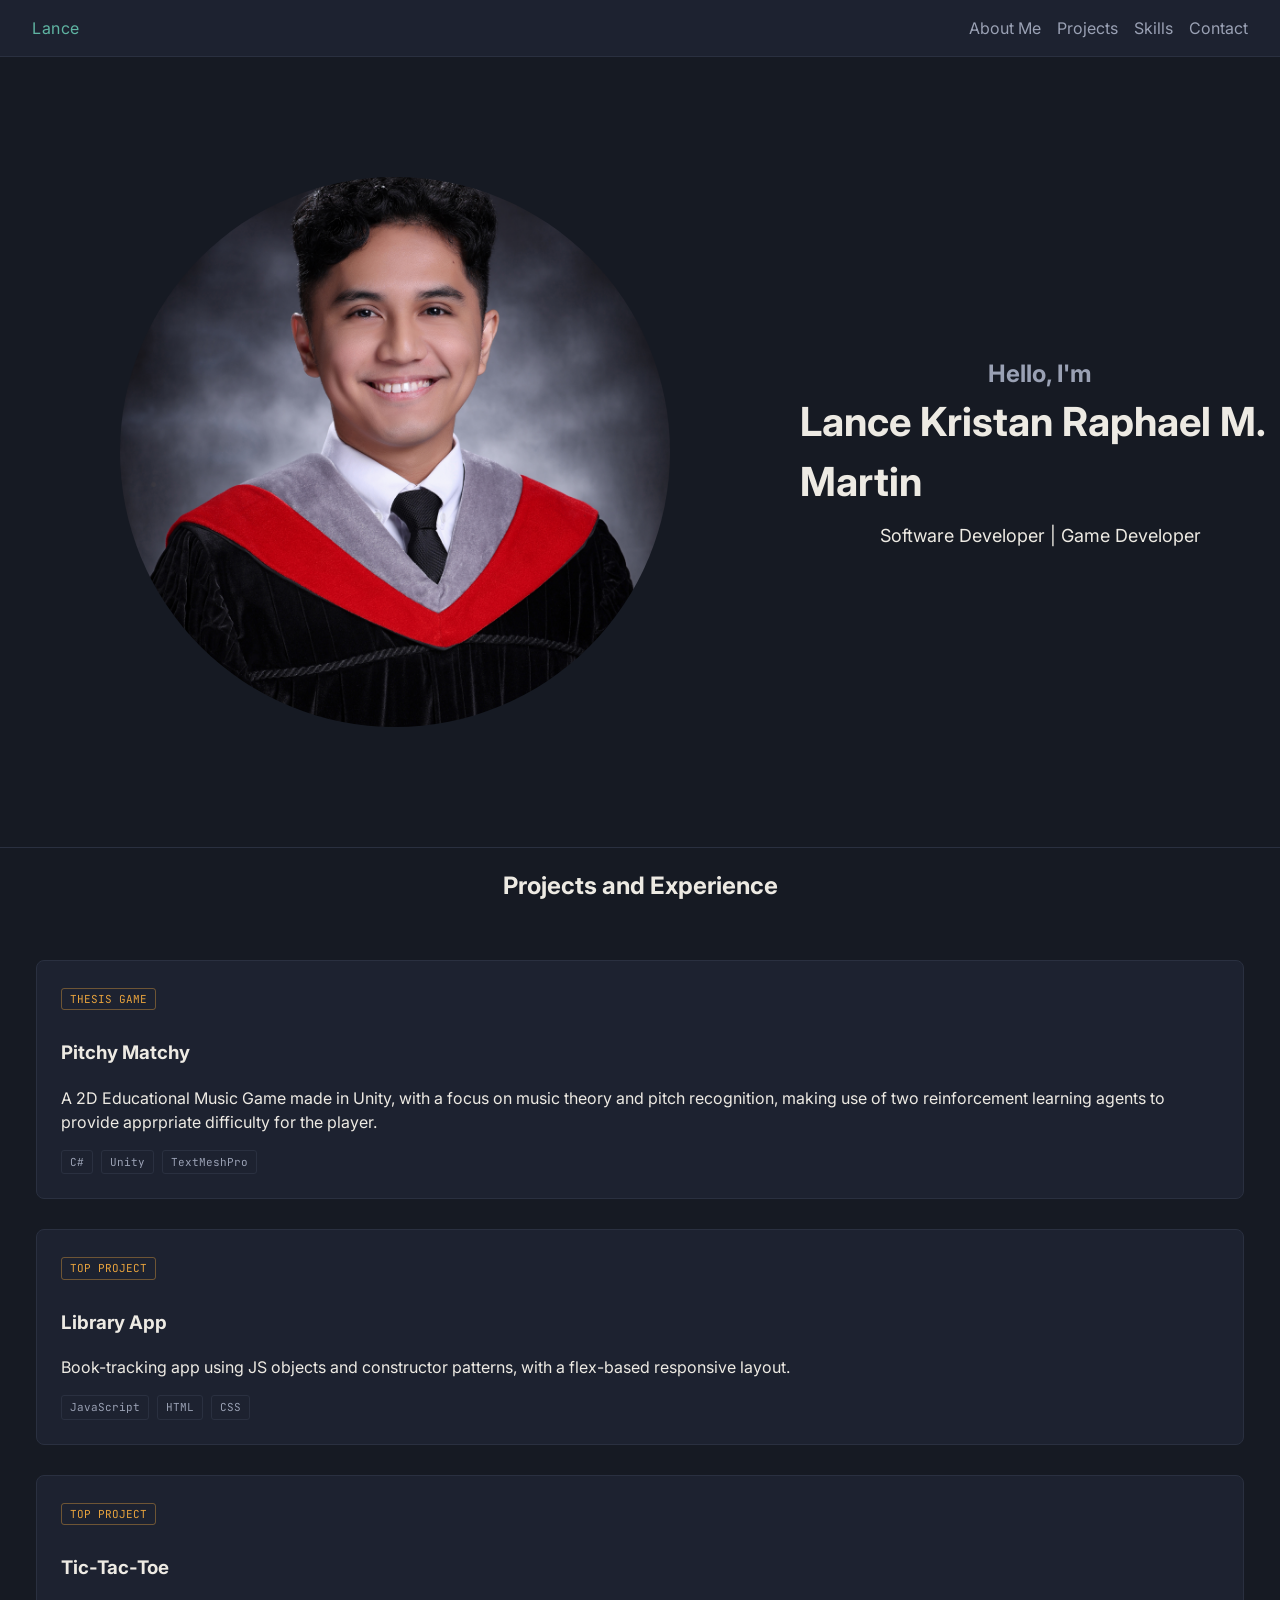
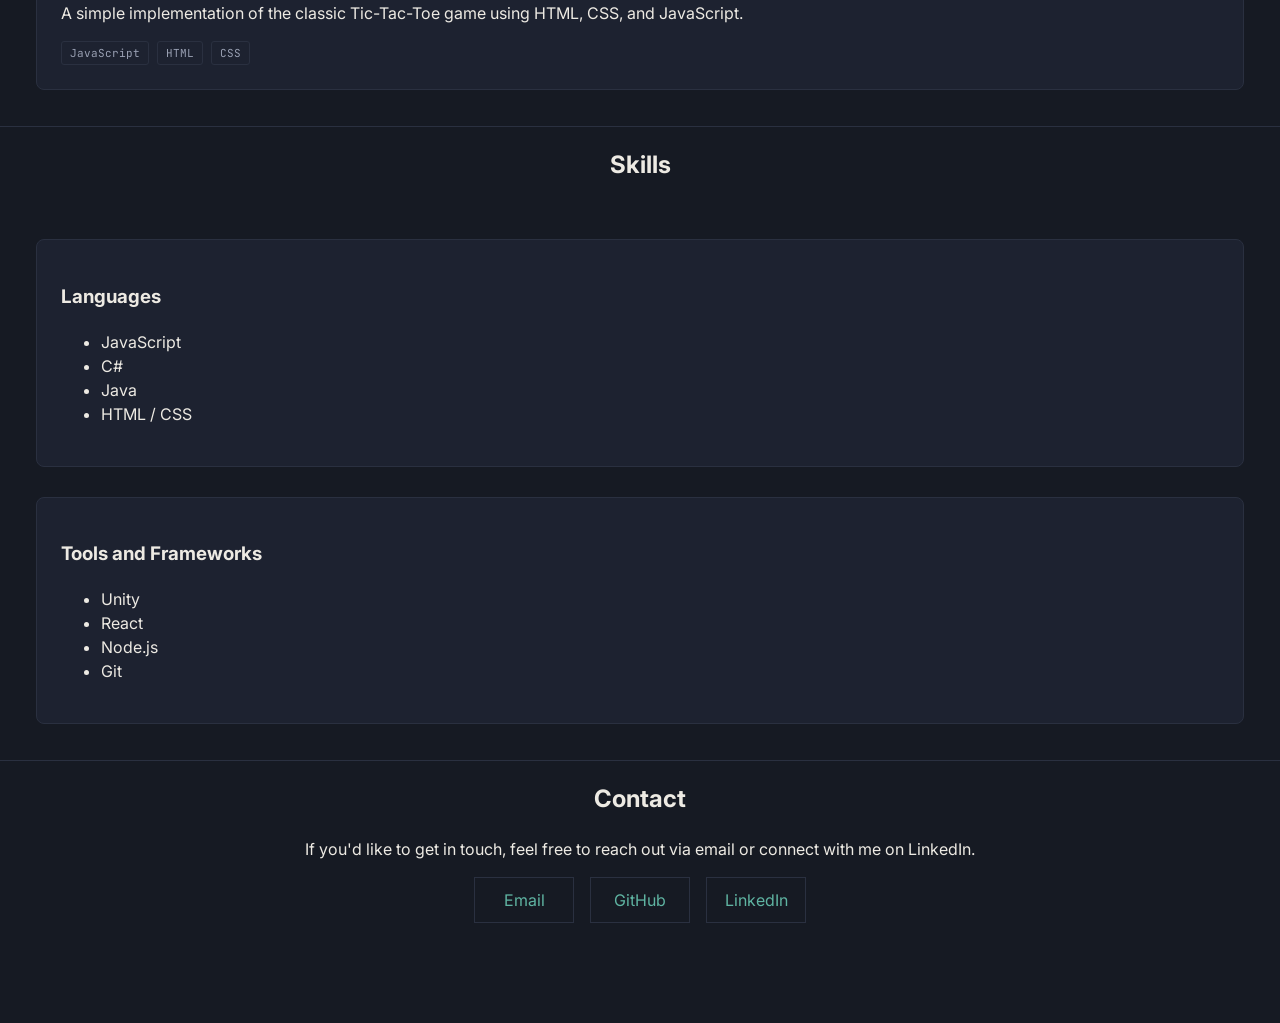
<file: index.html>
<!doctype html>
<html lang="en">
  <head>
    <meta charset="UTF-8" />
    <title>Portfolio Mockup — Lance</title>
    <link rel="stylesheet" href="styles.css" />
  </head>
  <body>
    <nav>
      <span class="name">Lance</span>
      <div class="top-links">
        <a href="#about">About Me</a>
        <a href="#projects">Projects</a>
        <a href="#skills">Skills</a>
        <a href="#contact">Contact</a>
      </div>
    </nav>

    <section class="info" id="about">
      <img
        src="images/toga-pic.jpg"
        alt="Profile Picture"
        class="profile-pic"
      />
      <div class="intro-text">
        <h1 class="small-text">Hello, I'm</h1>
        <h2 class="large-text">Lance Kristan Raphael M. Martin</h2>
        <p class="medium-text">Software Developer | Game Developer</p>
      </div>
    </section>

    <section class="projects" id="projects">
      <h2>Projects and Experience</h2>
      <div class="project-list">
        <div class="project-item">
          <span class="tag">THESIS GAME</span>
          <h3>Pitchy Matchy</h3>
          <p>
            A 2D Educational Music Game made in Unity, with a 
            focus on music theory and pitch recognition, making use of two 
            reinforcement learning agents to provide apprpriate difficulty for the player.
          </p>
          <div class="stack">
            <span>C#</span>
            <span>Unity</span>
            <span>TextMeshPro</span>
          </div>
        </div>
        <div class="project-item">
          <span class="tag">TOP PROJECT</span>
          <h3>Library App</h3>
          <p>
            Book-tracking app using JS objects and constructor patterns, with a
            flex-based responsive layout.
          </p>
          <div class="stack">
            <span>JavaScript</span>
            <span>HTML</span>
            <span>CSS</span>
          </div>
        </div>
        <div class="project-item">
          <span class="tag">TOP PROJECT</span>
          <h3>Tic-Tac-Toe</h3>
          <p>
            A simple implementation of the classic Tic-Tac-Toe game using HTML, CSS, and JavaScript.
          </p>
          <div class="stack">
            <span>JavaScript</span>
            <span>HTML</span>
            <span>CSS</span>
          </div>
        </div>
        <!-- Add more project items as needed -->
      </div>
    </section>

    <section class="skills" id="skills">
      <h2>Skills</h2>
      <div class="skill-list">
        <div class="skill-item">
          <h3>Languages</h3>
          <ul>
            <li>JavaScript</li>
            <li>C#</li>
            <li>Java</li>
            <li>HTML / CSS</li>
          </ul>
        </div>
        <div class="skill-item">
          <h3>Tools and Frameworks</h3>
          <ul>
            <li>Unity</li>
            <li>React</li>
            <li>Node.js</li>
            <li>Git</li>
          </ul>
        </div>
      </div>
      <!-- Add more skill items as needed -->
    </section>

    <section class="contact" id="contact">
      <h2>Contact</h2>
      <p class="contact-text">
        If you'd like to get in touch, feel free to reach out via email or
        connect with me on LinkedIn.
      </p>
      <div class="socials">
        <a href="mailto:lancekristanmartin@gmail.com">Email</a>
        <a href="https://github.com/Lance-2">GitHub</a>
        <a href="https://www.linkedin.com/in/lance-martin285/">LinkedIn</a>
      </div>
    </section>
  </body>
</html>
</file>
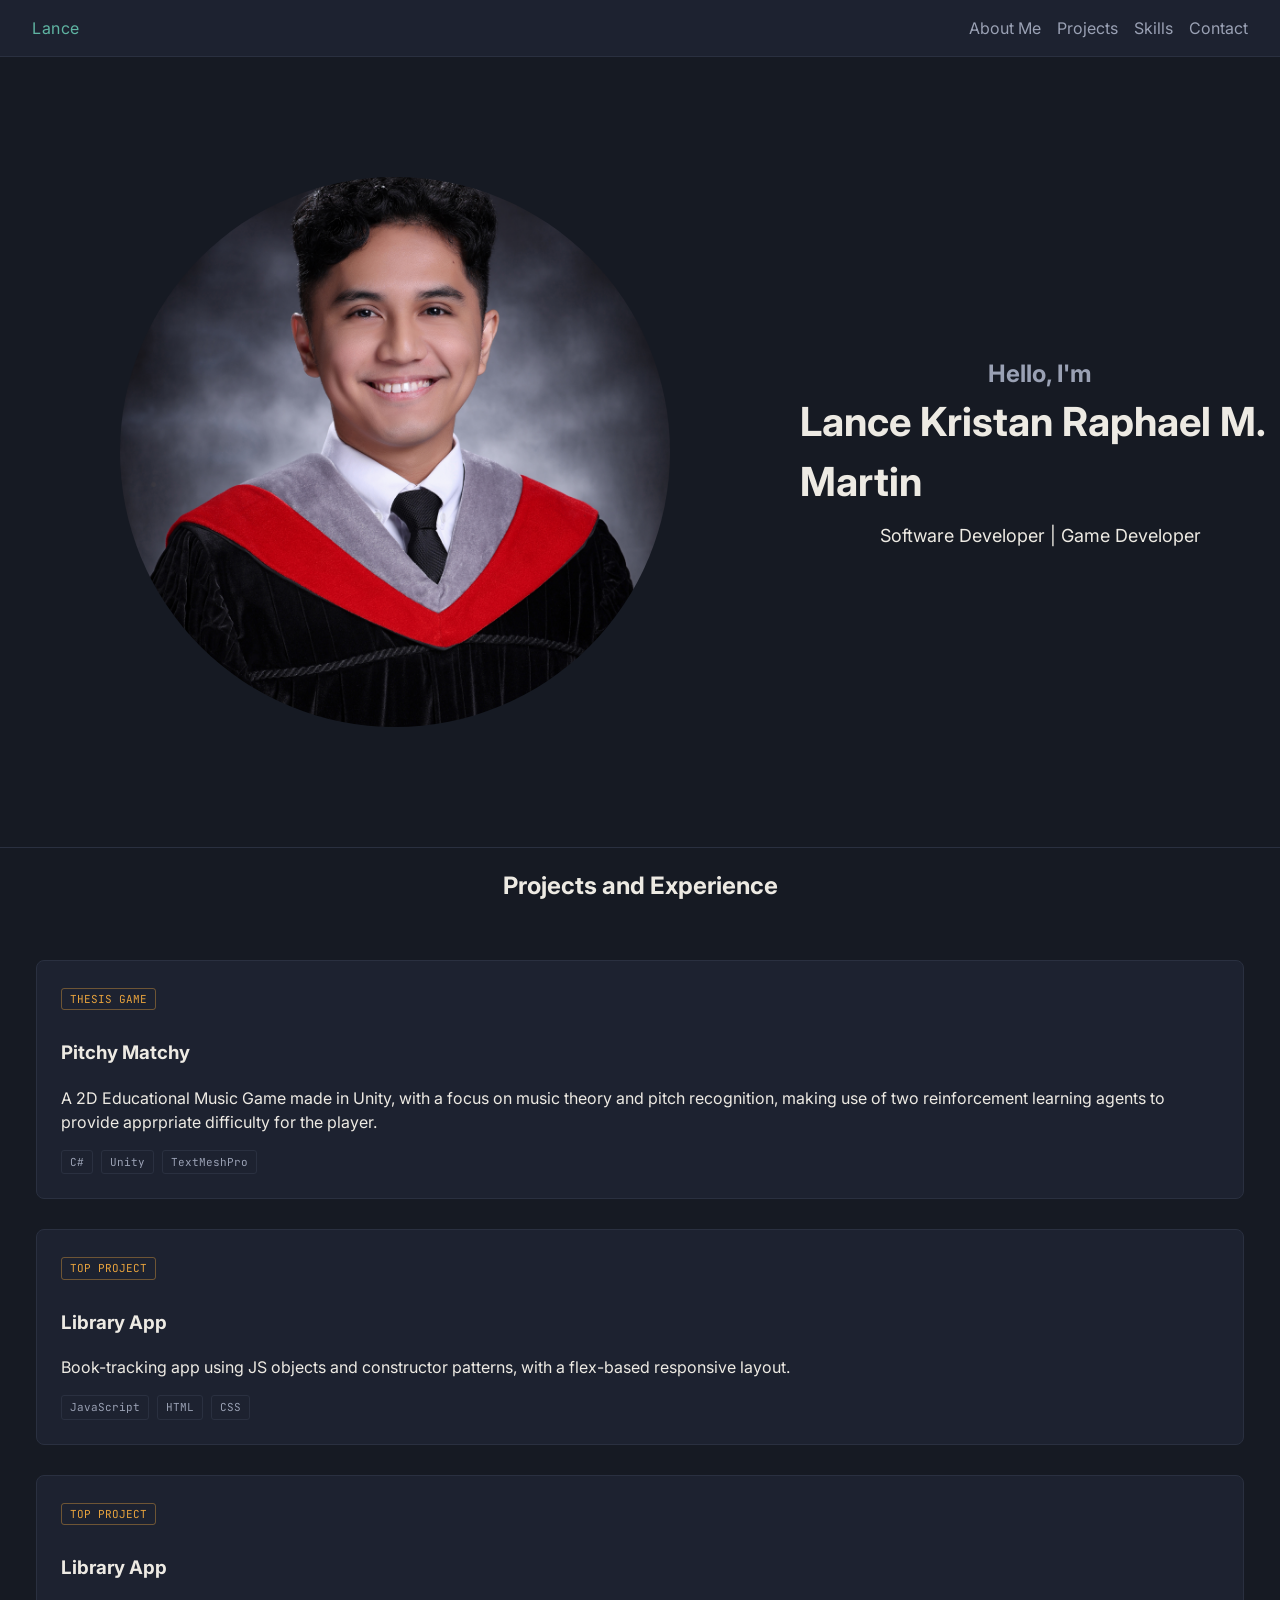
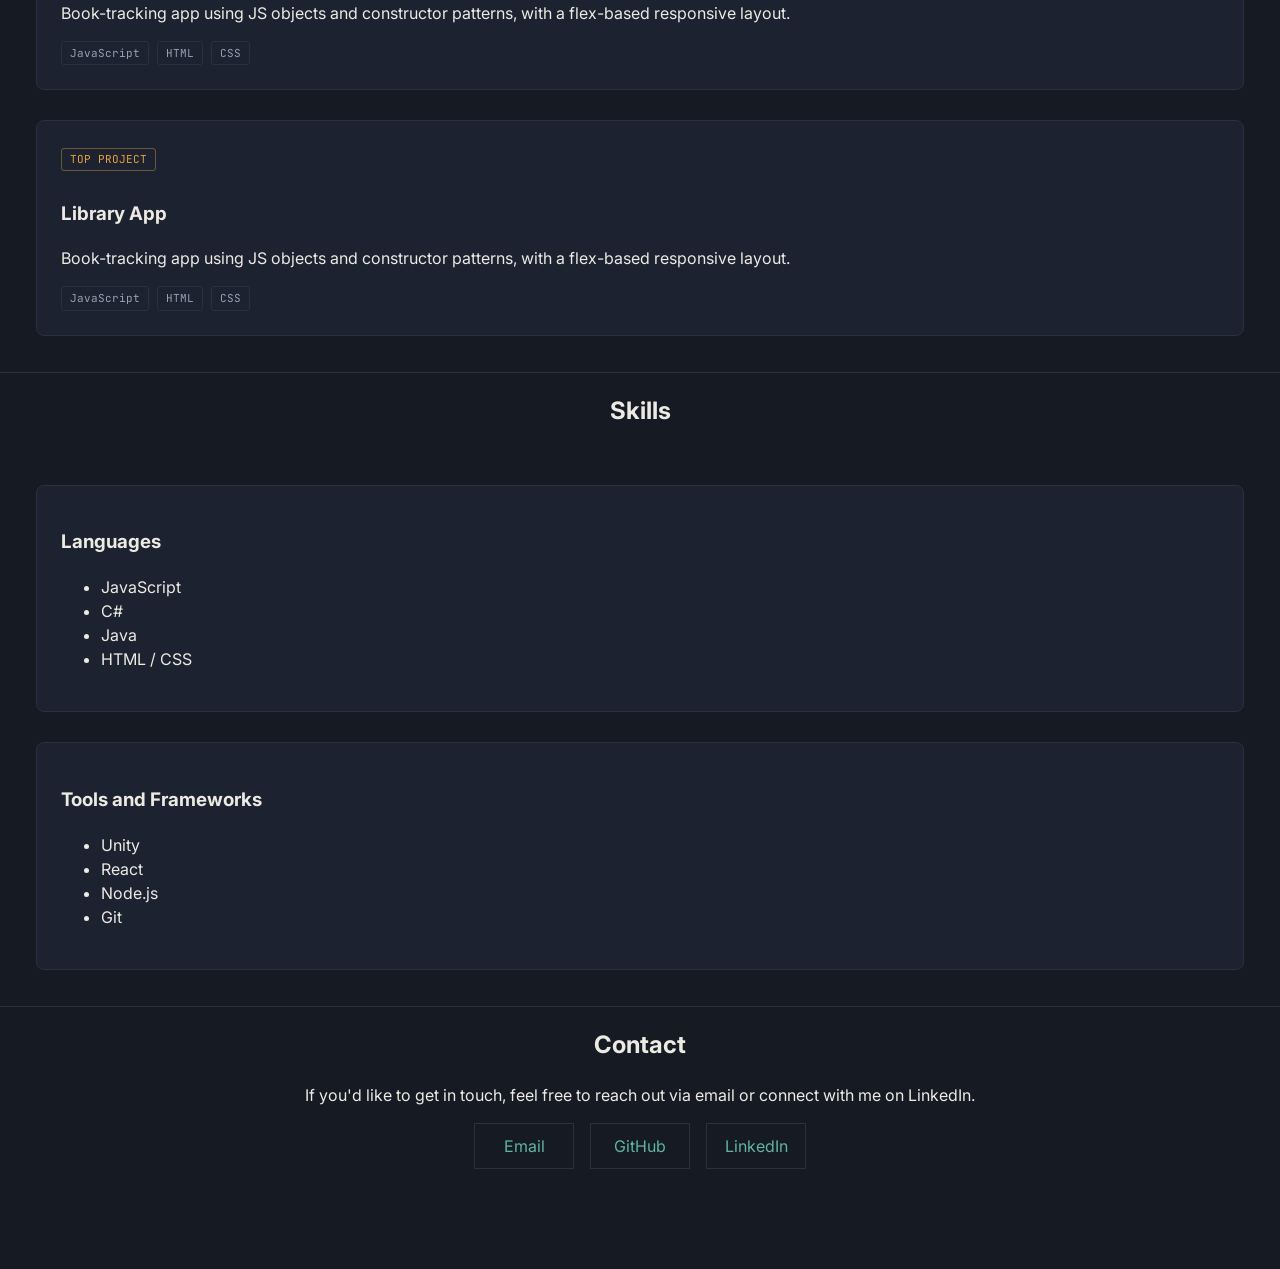
<file: pages/index.html>
<!doctype html>
<html lang="en">
  <head>
    <meta charset="UTF-8" />
    <title>Portfolio Mockup — Lance</title>
    <link rel="stylesheet" href="styles.css" />
  </head>
  <body>
    <nav>
      <span class="name">Lance</span>
      <div class="top-links">
        <a href="#about">About Me</a>
        <a href="#projects">Projects</a>
        <a href="#skills">Skills</a>
        <a href="#contact">Contact</a>
      </div>
    </nav>

    <section class="info" id="about">
      <img
        src="../images/toga pic.jpg"
        alt="Profile Picture"
        class="profile-pic"
      />
      <div class="intro-text">
        <h1 class="small-text">Hello, I'm</h1>
        <h2 class="large-text">Lance Kristan Raphael M. Martin</h2>
        <p class="medium-text">Software Developer | Game Developer</p>
      </div>
    </section>

    <section class="projects" id="projects">
      <h2>Projects and Experience</h2>
      <div class="project-list">
        <div class="project-item">
          <span class="tag">THESIS GAME</span>
          <h3>Pitchy Matchy</h3>
          <p>
            A 2D Educational Music Game made in Unity, with a 
            focus on music theory and pitch recognition, making use of two 
            reinforcement learning agents to provide apprpriate difficulty for the player.
          </p>
          <div class="stack">
            <span>C#</span>
            <span>Unity</span>
            <span>TextMeshPro</span>
          </div>
        </div>
        <div class="project-item">
          <span class="tag">TOP PROJECT</span>
          <h3>Library App</h3>
          <p>
            Book-tracking app using JS objects and constructor patterns, with a
            flex-based responsive layout.
          </p>
          <div class="stack">
            <span>JavaScript</span>
            <span>HTML</span>
            <span>CSS</span>
          </div>
        </div>
        <div class="project-item">
          <span class="tag">TOP PROJECT</span>
          <h3>Library App</h3>
          <p>
            Book-tracking app using JS objects and constructor patterns, with a
            flex-based responsive layout.
          </p>
          <div class="stack">
            <span>JavaScript</span>
            <span>HTML</span>
            <span>CSS</span>
          </div>
        </div>
        <div class="project-item">
          <span class="tag">TOP PROJECT</span>
          <h3>Library App</h3>
          <p>
            Book-tracking app using JS objects and constructor patterns, with a
            flex-based responsive layout.
          </p>
          <div class="stack">
            <span>JavaScript</span>
            <span>HTML</span>
            <span>CSS</span>
          </div>
        </div>
        <!-- Add more project items as needed -->
      </div>
    </section>

    <section class="skills" id="skills">
      <h2>Skills</h2>
      <div class="skill-list">
        <div class="skill-item">
          <h3>Languages</h3>
          <ul>
            <li>JavaScript</li>
            <li>C#</li>
            <li>Java</li>
            <li>HTML / CSS</li>
          </ul>
        </div>
        <div class="skill-item">
          <h3>Tools and Frameworks</h3>
          <ul>
            <li>Unity</li>
            <li>React</li>
            <li>Node.js</li>
            <li>Git</li>
          </ul>
        </div>
      </div>
      <!-- Add more skill items as needed -->
    </section>

    <section class="contact" id="contact">
      <h2>Contact</h2>
      <p class="contact-text">
        If you'd like to get in touch, feel free to reach out via email or
        connect with me on LinkedIn.
      </p>
      <div class="socials">
        <a href="mailto:lancekristanmartin@gmail.com">Email</a>
        <a href="https://github.com/Lance-2">GitHub</a>
        <a href="https://www.linkedin.com/in/lance-martin285/">LinkedIn</a>
      </div>
    </section>
  </body>
</html>
</file>
<file: styles.css>
@import url("https://fonts.googleapis.com/css2?family=Space+Grotesk:wght@400;500;700&family=Inter:wght@400;500;600&family=JetBrains+Mono:wght@400;500&display=swap");

:root {
  --bg: #161a23;
  --bg-panel: #1d2230;
  --line: #2a3040;
  --text: #edeae3;
  --text-dim: #9aa1b4;
  --accent: #5fb4a2;
  --accent-warm: #e8a33d;
}

* {
  box-sizing: border-box;
}

body {
  margin: 0;
  background: var(--bg);
  color: var(--text);
  font-family: "Inter", sans-serif;
  line-height: 1.5;
}

h2, .contact-text {
  display: flex;
  flex-direction: column;
  align-items: center;
}
nav {
  display: flex;
  justify-content: space-between;
  align-items: center;
  padding: 1rem 2rem;
  background: var(--bg-panel);
  border-bottom: 1px solid var(--line);
}

nav .name {
  color: var(--accent);
  font-size: 16px;
  letter-spacing: 0.5px;
}

nav .top-links {
  display: flex;
  gap: 1rem;
  color: var(--text-dim);
}

nav .top-links a {
  color: var(--text-dim);
  text-decoration: none;
}

nav .top-links a:hover,
nav .top-links a:focus,
nav .top-links a:active,
nav .top-links a:visited {
  color: var(--text-dim);
}

nav .top-links a:hover {
  color: var(--text);
  border-bottom: 1px solid var(--line);
}

nav .top-links span {
  cursor: pointer;
}

.top-links span:hover {
  color: var(--text);
}

.profile-pic {
  width: 550px;
  height: 550px;
  object-fit: cover;
  border-radius: 50%;
  margin: 120px 120px;
  flex-shrink: 0;
}

.intro-text {
  flex: 1;
  margin-left: 10px; /* space between image and text */
}
.small-text {
  font-size: 24px;
  margin: 0;
  text-align: center;
  color: var(--text-dim);
}
.large-text {
  font-size: 40px;
  margin: 0;
}
.medium-text {
  font-size: 18px;
  margin: 10px 0 0 0;
  text-align: center;
}
.info {
  display: flex;
  align-items: center;
  border-bottom: 1px solid var(--line);
}

.projects, .skills {
  border-bottom: 1px solid var(--line);
}
.project-list, .skill-list {
  display: grid;
  grid-template-columns: 1fr; 
  gap: 30px;
  width: 100%;
  padding: 36px;
}
.project-item, .skill-item {
  background: var(--bg-panel);
  border: 1px solid var(--line);
  border-radius: 8px;
  width: 100%;
  padding: 24px;
}

.tag {
  display: inline-block;
  font-family: "JetBrains Mono", monospace;
  font-size: 11px;
  color: var(--accent-warm);
  border: 1px solid rgba(232, 163, 61, 0.4);
  padding: 2px 8px;
  border-radius: 3px;
  margin-bottom: 10px;
}

.stack {
  display: flex;
  gap: 8px;
  flex-wrap: wrap;
  margin-top: 12px;
}

.stack span {
  font-family: "JetBrains Mono", monospace;
  font-size: 11px;
  color: var(--text-dim);
  border: 1px solid var(--line);
  padding: 3px 8px;
  border-radius: 3px;
}
.socials {
  display: flex;
  justify-content: center;
  gap: 16px;
  padding-bottom: 100px;
}
.socials a {
  display: inline-block;
  text-decoration: none;
  color: var(--accent);
  width: 100px;
  padding: 10px;
  border: 1px solid var(--line);
  text-align: center; 
}
</file>
<file: pages/styles.css>
@import url("https://fonts.googleapis.com/css2?family=Space+Grotesk:wght@400;500;700&family=Inter:wght@400;500;600&family=JetBrains+Mono:wght@400;500&display=swap");

:root {
  --bg: #161a23;
  --bg-panel: #1d2230;
  --line: #2a3040;
  --text: #edeae3;
  --text-dim: #9aa1b4;
  --accent: #5fb4a2;
  --accent-warm: #e8a33d;
}

* {
  box-sizing: border-box;
}

body {
  margin: 0;
  background: var(--bg);
  color: var(--text);
  font-family: "Inter", sans-serif;
  line-height: 1.5;
}

h2, .contact-text {
  display: flex;
  flex-direction: column;
  align-items: center;
}
nav {
  display: flex;
  justify-content: space-between;
  align-items: center;
  padding: 1rem 2rem;
  background: var(--bg-panel);
  border-bottom: 1px solid var(--line);
}

nav .name {
  color: var(--accent);
  font-size: 16px;
  letter-spacing: 0.5px;
}

nav .top-links {
  display: flex;
  gap: 1rem;
  color: var(--text-dim);
}

nav .top-links a {
  color: var(--text-dim);
  text-decoration: none;
}

nav .top-links a:hover,
nav .top-links a:focus,
nav .top-links a:active,
nav .top-links a:visited {
  color: var(--text-dim);
}

nav .top-links a:hover {
  color: var(--text);
  border-bottom: 1px solid var(--line);
}

nav .top-links span {
  cursor: pointer;
}

.top-links span:hover {
  color: var(--text);
}

.profile-pic {
  width: 550px;
  height: 550px;
  object-fit: cover;
  border-radius: 50%;
  margin: 120px 120px;
  flex-shrink: 0;
}

.intro-text {
  flex: 1;
  margin-left: 10px; /* space between image and text */
}
.small-text {
  font-size: 24px;
  margin: 0;
  text-align: center;
  color: var(--text-dim);
}
.large-text {
  font-size: 40px;
  margin: 0;
}
.medium-text {
  font-size: 18px;
  margin: 10px 0 0 0;
  text-align: center;
}
.info {
  display: flex;
  align-items: center;
  border-bottom: 1px solid var(--line);
}

.projects, .skills {
  border-bottom: 1px solid var(--line);
}
.project-list, .skill-list {
  display: grid;
  grid-template-columns: 1fr; 
  gap: 30px;
  width: 100%;
  padding: 36px;
}
.project-item, .skill-item {
  background: var(--bg-panel);
  border: 1px solid var(--line);
  border-radius: 8px;
  width: 100%;
  padding: 24px;
}

.tag {
  display: inline-block;
  font-family: "JetBrains Mono", monospace;
  font-size: 11px;
  color: var(--accent-warm);
  border: 1px solid rgba(232, 163, 61, 0.4);
  padding: 2px 8px;
  border-radius: 3px;
  margin-bottom: 10px;
}

.stack {
  display: flex;
  gap: 8px;
  flex-wrap: wrap;
  margin-top: 12px;
}

.stack span {
  font-family: "JetBrains Mono", monospace;
  font-size: 11px;
  color: var(--text-dim);
  border: 1px solid var(--line);
  padding: 3px 8px;
  border-radius: 3px;
}
.socials {
  display: flex;
  justify-content: center;
  gap: 16px;
  padding-bottom: 100px;
}
.socials a {
  display: inline-block;
  text-decoration: none;
  color: var(--accent);
  width: 100px;
  padding: 10px;
  border: 1px solid var(--line);
  text-align: center; 
}
</file>
